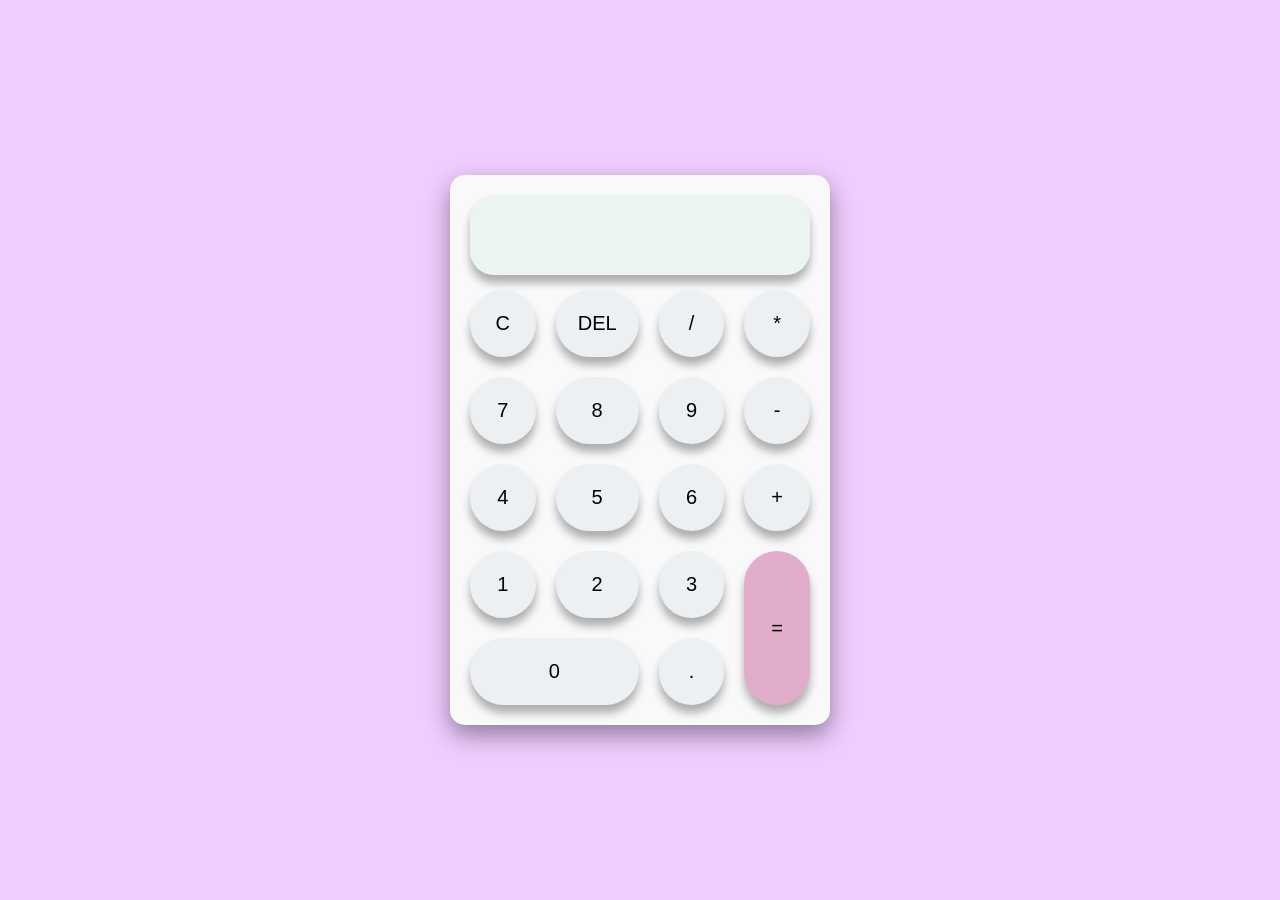
<file: LaxmanRathod_Task1/index.html>
<!DOCTYPE html>
<html lang="en">
<head>
  <meta charset="UTF-8">
  <meta name="viewport" content="width=device-width, initial-scale=1.0">
  <title>Calculator</title>
  <link rel="stylesheet" href="style.css">
</head>
<body>

  <div class="calculator">
    <input type="text" id="display" disabled>

    <div class="buttons">
      <button class="btn clear" onclick="clearDisplay()">C</button>
      <button class="btn" onclick="deleteLast()">DEL</button>
      <button class="btn operator" onclick="appendValue('/')">/</button>
      <button class="btn operator" onclick="appendValue('*')">*</button>

      <button class="btn" onclick="appendValue('7')">7</button>
      <button class="btn" onclick="appendValue('8')">8</button>
      <button class="btn" onclick="appendValue('9')">9</button>
      <button class="btn operator" onclick="appendValue('-')">-</button>

      <button class="btn" onclick="appendValue('4')">4</button>
      <button class="btn" onclick="appendValue('5')">5</button>
      <button class="btn" onclick="appendValue('6')">6</button>
      <button class="btn operator" onclick="appendValue('+')">+</button>

      <button class="btn" onclick="appendValue('1')">1</button>
      <button class="btn" onclick="appendValue('2')">2</button>
      <button class="btn" onclick="appendValue('3')">3</button>
      <button class="btn equals" onclick="calculate()" rowspan="2">=</button>

      <button class="btn zero" onclick="appendValue('0')">0</button>
      <button class="btn" onclick="appendValue('.')">.</button>
    </div>
  </div>

  <script src="script.js"></script>
</body>
</html>
</file>
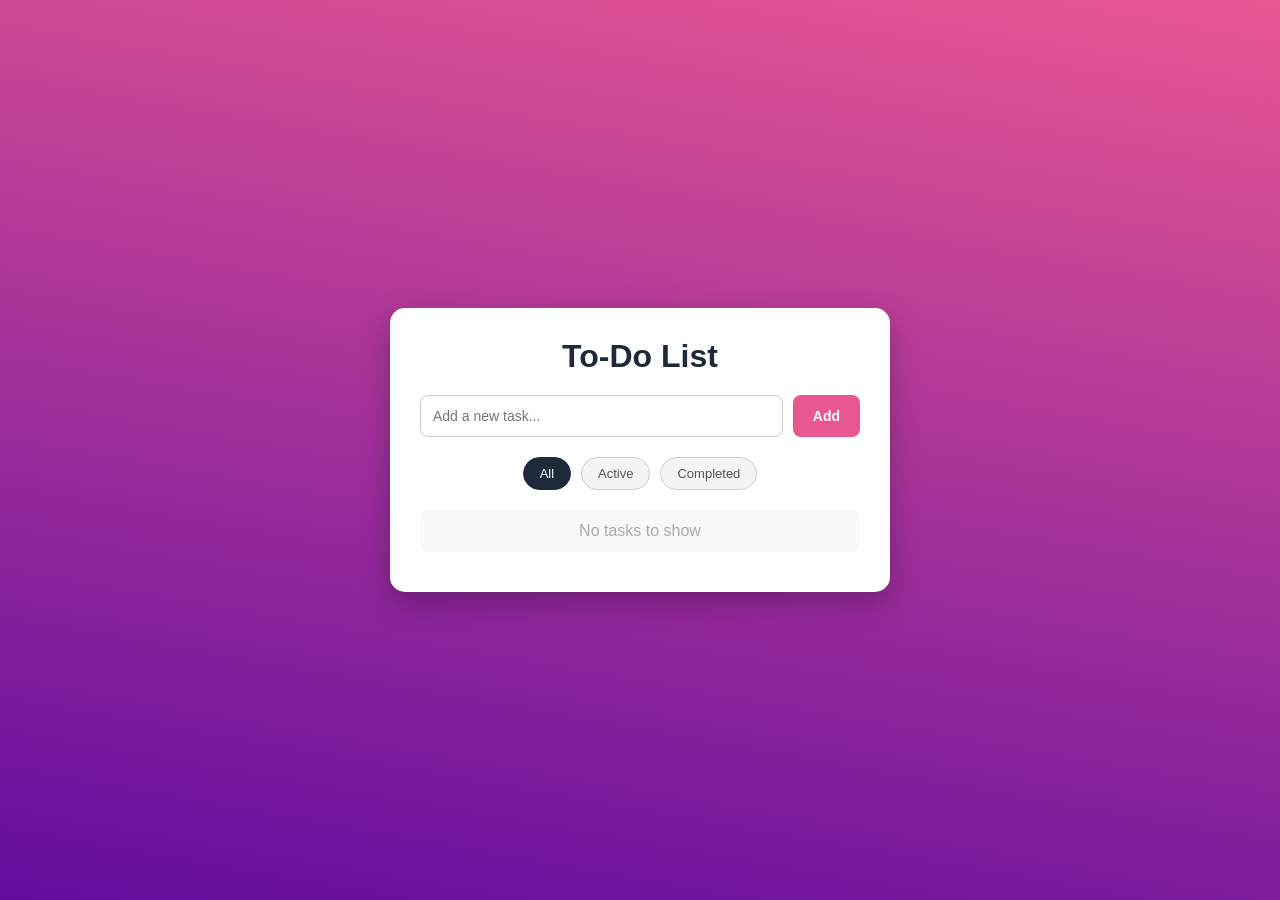
<file: LaxmanRathod_Task3/index.html>
<!DOCTYPE html>
<html lang="en">
<head>
  <meta charset="UTF-8">
  <meta name="viewport" content="width=device-width, initial-scale=1.0">
  <title>To-Do List</title>
  <link rel="stylesheet" href="style.css">
</head>
<body>

  <div class="todo-box">
    <h1>To-Do List</h1>

    <div class="input-row">
      <input type="text" id="taskInput" placeholder="Add a new task...">
      <button onclick="addTask()">Add</button>
    </div>

    <div class="filters">
      <button class="filter-btn active" onclick="setFilter('all', this)">All</button>
      <button class="filter-btn" onclick="setFilter('active', this)">Active</button>
      <button class="filter-btn" onclick="setFilter('completed', this)">Completed</button>
    </div>

    <ul id="taskList"></ul>

    <p class="task-count" id="taskCount"></p>
  </div>

  <script src="script.js"></script>
</body>
</html>
</file>
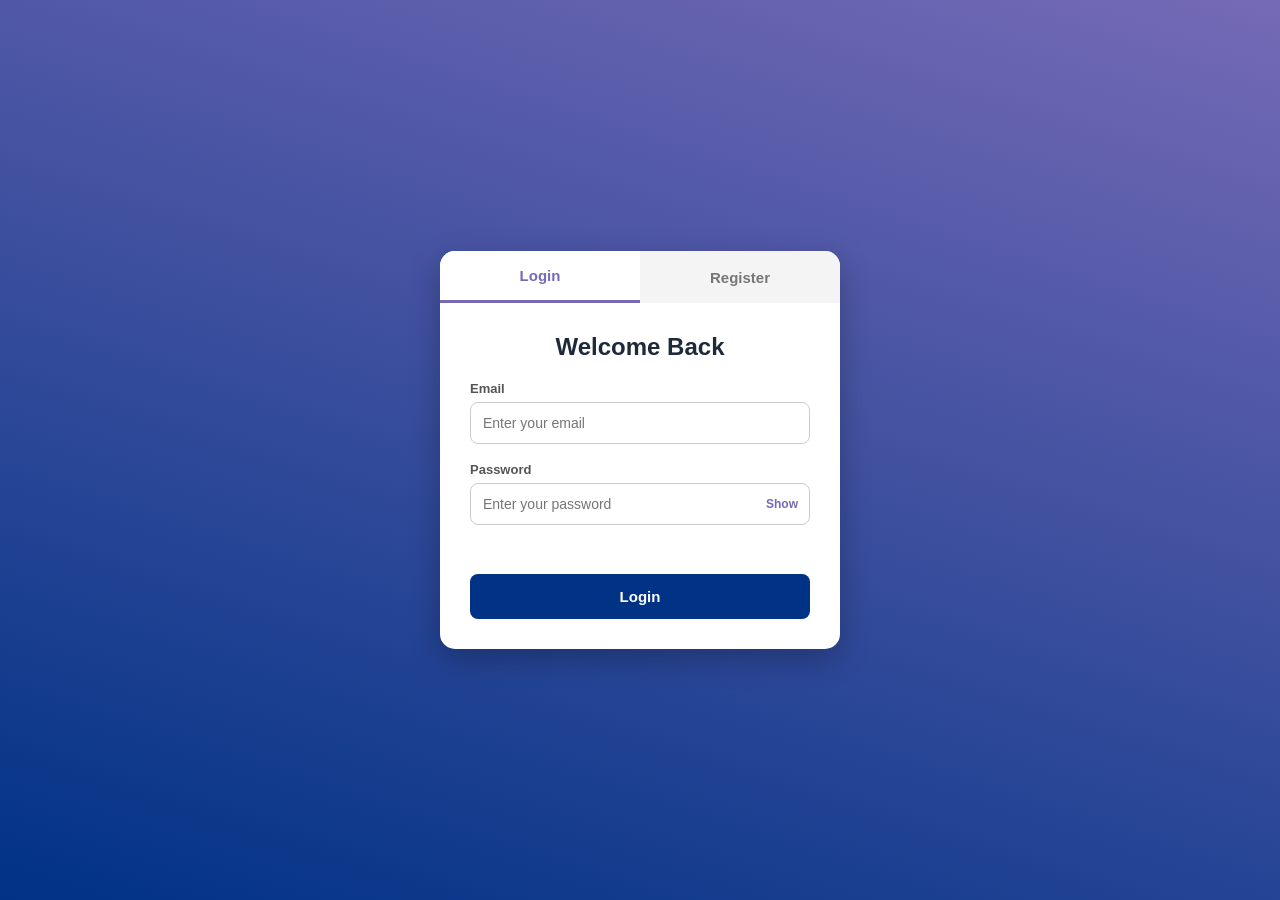
<file: LaxmanRathod_Task4/index.html>
<!DOCTYPE html>
<html lang="en">
<head>
  <meta charset="UTF-8">
  <meta name="viewport" content="width=device-width, initial-scale=1.0">
  <title>Login / Registration</title>
  <link rel="stylesheet" href="style.css">
</head>
<body>

  <div class="auth-card">

    <!-- Tabs -->
    <div class="tabs">
      <button class="tab-btn active" id="loginTab" onclick="showLogin()">Login</button>
      <button class="tab-btn" id="registerTab" onclick="showRegister()">Register</button>
    </div>

    <!-- Login Form -->
    <form id="loginForm" class="auth-form">
      <h2>Welcome Back</h2>

      <div class="input-group">
        <label for="loginEmail">Email</label>
        <input type="text" id="loginEmail" placeholder="Enter your email">
      </div>

      <div class="input-group">
        <label for="loginPassword">Password</label>
        <div class="password-wrapper">
          <input type="password" id="loginPassword" placeholder="Enter your password">
          <span class="toggle-password" onclick="togglePassword('loginPassword', this)">Show</span>
        </div>
      </div>

      <p class="message" id="loginMessage"></p>

      <button type="submit" class="submit-btn">Login</button>
    </form>

    <!-- Register Form -->
    <form id="registerForm" class="auth-form hidden">
      <h2>Create Account</h2>

      <div class="input-group">
        <label for="regName">Full Name</label>
        <input type="text" id="regName" placeholder="Enter your name">
      </div>

      <div class="input-group">
        <label for="regEmail">Email</label>
        <input type="text" id="regEmail" placeholder="Enter your email">
      </div>

      <div class="input-group">
        <label for="regPassword">Password</label>
        <div class="password-wrapper">
          <input type="password" id="regPassword" placeholder="Create a password">
          <span class="toggle-password" onclick="togglePassword('regPassword', this)">Show</span>
        </div>
      </div>

      <div class="input-group">
        <label for="confirmPassword">Confirm Password</label>
        <div class="password-wrapper">
          <input type="password" id="confirmPassword" placeholder="Re-enter your password">
          <span class="toggle-password" onclick="togglePassword('confirmPassword', this)">Show</span>
        </div>
      </div>

      <p class="message" id="registerMessage"></p>

      <button type="submit" class="submit-btn">Register</button>
    </form>

  </div>

  <script src="script.js"></script>
</body>
</html>
</file>
<file: LaxmanRathod_Task1/style.css>
* {
  margin: 0;
  padding: 0;
  box-sizing: border-box;
  font-family: Arial, sans-serif;
}

body {
  min-height: 100vh;
  display: flex;
  align-items: center;
  justify-content: center;
  background-color: #efcdff;
}

.calculator {
  background-color: #f9f9f9;
  padding: 20px;
  border-radius: 15px;
  box-shadow: 0 10px 25px rgba(0, 0, 0, 0.4);
  width: 380px;
}

#display {
  width: 100%;
  height: 80px;
  margin-bottom: 15px;
  font-size: 40px;
  text-align: right;
  padding: 10px 15px;
  border: none;
  border-radius: 24px;
  background-color: #EBF4F3;
  box-shadow: 0 8px 8px rgba(0, 0, 0, 0.3);
  color: #000;
}

.buttons {
  display: grid;
  grid-template-columns: repeat(4, 1fr);
  gap: 20px;
}

.btn {
  padding: 22px;
  font-size: 20px;
  border: none;
  border-radius: 50px;
  background-color: #ECF0F3;
  box-shadow: 0 8px 8px rgba(0, 0, 0, 0.3);
  color: #000;
  cursor: pointer;
  transition: 0.2s;
}

.btn:hover {
  background-color: #50506e;
}

.btn:active {
  transform: scale(0.97);
}

.operator:hover {
  background-color: #d98e00;
}

.clear:hover {
  background-color: #c0392b;
}

.equals {
  background-color: #E2ADCB;
  grid-row: span 2;
}

.equals:hover {
  background-color: #3a9c92;
}

.zero {
  grid-column: span 2;
}
</file>
<file: LaxmanRathod_Task3/style.css>
* {
  margin: 0;
  padding: 0;
  box-sizing: border-box;
  font-family: Arial, sans-serif;
}

body {
  min-height: 100vh;
  display: flex;
  align-items: center;
  justify-content: center;
  background: linear-gradient(10deg, #610C9F, #E95793);
  padding: 20px;
}

.todo-box {
  background-color: #fff;
  width: 100%;
  max-width: 500px;
  border-radius: 15px;
  box-shadow: 0 10px 30px rgba(0, 0, 0, 0.25);
  padding: 30px;
}

.todo-box h1 {
  text-align: center;
  color: #1e2a3a;
  margin-bottom: 20px;
}

/* Input Row */
.input-row {
  display: flex;
  gap: 10px;
  margin-bottom: 20px;
}

.input-row input {
  flex: 1;
  padding: 12px;
  font-size: 14px;
  border: 1px solid #ccc;
  border-radius: 8px;
  outline: none;
}

.input-row input:focus {
  border-color: #4db6ac;
}

.input-row button {
  padding: 12px 20px;
  font-size: 14px;
  font-weight: bold;
  color: #fff;
  background-color: #E95793;
  border: none;
  border-radius: 8px;
  cursor: pointer;
}

.input-row button:hover {
  background-color: #610C9F;
}

/* Filters */
.filters {
  display: flex;
  gap: 10px;
  justify-content: center;
  margin-bottom: 20px;
}

.filter-btn {
  padding: 8px 16px;
  font-size: 13px;
  border: 1px solid #ccc;
  background-color: #f4f4f4;
  color: #555;
  border-radius: 20px;
  cursor: pointer;
  transition: all 0.2s;
}

.filter-btn.active {
  background-color: #1e2a3a;
  color: #fff;
  border-color: #1e2a3a;
}

/* Task List */
#taskList {
  list-style: none;
}

#taskList li {
  display: flex;
  align-items: center;
  justify-content: space-between;
  padding: 12px 14px;
  background-color: #f9f9f9;
  border-radius: 8px;
  margin-bottom: 10px;
}

#taskList li .task-left {
  display: flex;
  align-items: center;
  gap: 10px;
  flex: 1;
}

#taskList li input[type="checkbox"] {
  width: 18px;
  height: 18px;
  cursor: pointer;
  accent-color: #4db6ac;
}

#taskList li span {
  font-size: 14px;
  color: #333;
  cursor: pointer;
  word-break: break-word;
}

#taskList li.done span {
  text-decoration: line-through;
  color: #aaa;
}

#taskList li button {
  background-color: #e74c3c;
  color: #fff;
  border: none;
  padding: 6px 12px;
  border-radius: 6px;
  font-size: 12px;
  cursor: pointer;
}

#taskList li button:hover {
  background-color: #c0392b;
}

.task-count {
  margin-top: 10px;
  text-align: center;
  font-size: 13px;
  color: #777;
}
</file>
<file: LaxmanRathod_Task4/style.css>
* {
  margin: 0;
  padding: 0;
  box-sizing: border-box;
  font-family: Arial, sans-serif;
}

body {
  min-height: 100vh;
  display: flex;
  align-items: center;
  justify-content: center;
  background: linear-gradient(18deg, #003285, #756AB6);
  padding: 20px;
}

.auth-card {
  background-color: #fff;
  width: 100%;
  max-width: 400px;
  border-radius: 15px;
  box-shadow: 0 10px 30px rgba(0, 0, 0, 0.25);
  overflow: hidden;
}

/* Tabs */
.tabs {
  display: flex;
}

.tab-btn {
  flex: 1;
  padding: 16px;
  border: none;
  background-color: #f4f4f4;
  color: #777;
  font-size: 15px;
  font-weight: bold;
  cursor: pointer;
  transition: background-color 0.2s;
}

.tab-btn.active {
  background-color: #fff;
  color: #756AB6;
  border-bottom: 3px solid #756AB6;
}

/* Forms */
.auth-form {
  padding: 30px;
}

.auth-form.hidden {
  display: none;
}

.auth-form h2 {
  text-align: center;
  margin-bottom: 20px;
  color: #1e2a3a;
}

.input-group {
  margin-bottom: 18px;
  text-align: left;
}

.input-group label {
  display: block;
  font-size: 13px;
  font-weight: bold;
  color: #555;
  margin-bottom: 6px;
}

.input-group input {
  width: 100%;
  padding: 12px;
  font-size: 14px;
  border: 1px solid #ccc;
  border-radius: 8px;
  outline: none;
}

.input-group input:focus {
  border-color: #756AB6;
}

/* Password field with show/hide */
.password-wrapper {
  position: relative;
}

.password-wrapper input {
  padding-right: 55px;
}

.toggle-password {
  position: absolute;
  right: 12px;
  top: 50%;
  transform: translateY(-50%);
  font-size: 12px;
  font-weight: bold;
  color: #756AB6;
  cursor: pointer;
  user-select: none;
}

/* Messages */
.message {
  font-size: 13px;
  margin-bottom: 15px;
  min-height: 16px;
}

.message.error {
  color: #e74c3c;
}

.message.success {
  color: #756AB6;
}

/* Submit Button */
.submit-btn {
  width: 100%;
  padding: 14px;
  font-size: 15px;
  font-weight: bold;
  color: #fff;
  background-color: #003285;
  border: none;
  border-radius: 8px;
  cursor: pointer;
  transition: background-color 0.2s;
}

.submit-btn:hover {
  background-color: #756AB6;
}
</file>
